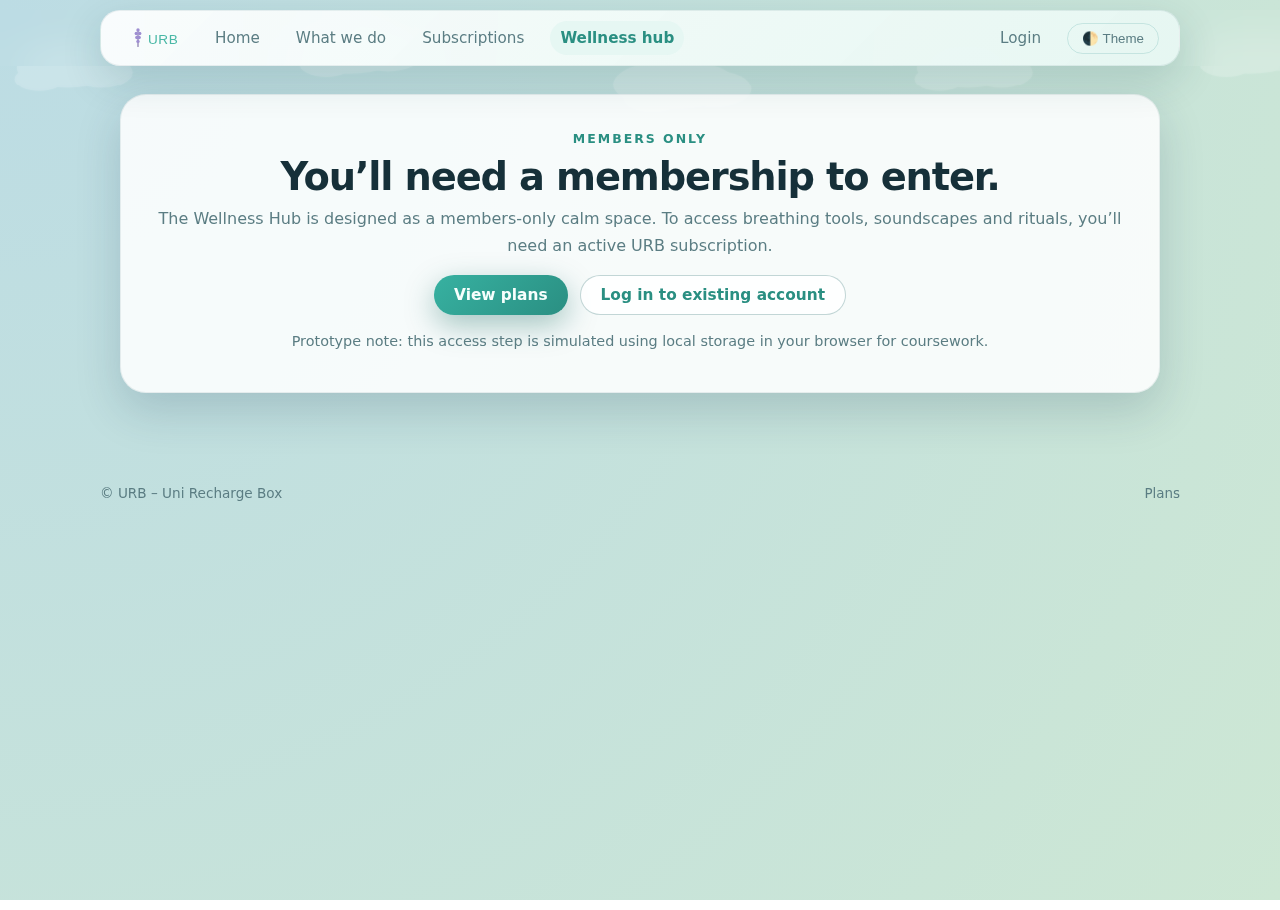
<file: hub.html>
<!DOCTYPE html>
<html lang="en">
<head>
  <meta charset="UTF-8" />
  <meta name="viewport" content="width=device-width, initial-scale=1" />
  <title>Wellness Hub | URB – Members Area</title>
  <meta name="description" content="Members-only Wellness Hub with soundscapes, guided breathing, mood check-ins and simple student-friendly rituals." />
  <link rel="stylesheet" href="style.css" />
  <script src="app.js" defer></script>
</head>
<body>
  <div class="clouds"></div>
  <div class="clouds c2"></div>

  <header>
    <nav>
      <div class="nav-left">
        <img src="assets/urb_logo.svg" class="logo" alt="URB logo" />
        <a href="index.html">Home</a>
        <a href="what.html">What we do</a>
        <a href="subs.html">Subscriptions</a>
        <a href="hub.html" class="active">Wellness hub</a>
      </div>
      <div class="nav-right">
        <a href="login.html" onclick="logout(); return false;">Logout</a>
        <button class="btn-ghost" type="button" onclick="toggleTheme()">🌓 Theme</button>
      </div>
    </nav>
  </header>

  <main class="container">
    <section class="card">
      <div class="hub-grid">
        <div>
          <p class="kicker">Members area</p>
          <h1 class="h1">Welcome to your Wellness Hub.</h1>
          <p class="p">
            This space is only available to active URB members. Use it for short, realistic check-ins – the kind you
            can actually fit between lectures, shifts and revision.
          </p>

          <div class="resource-card">
            <span class="resource-tag">🎧 Soundscapes</span>
            <h3>Choose your background</h3>
            <p class="p">Pick a soundscape that matches your current mood or study style. Your last choice is remembered on this device.</p>
            <select id="sndSelect" style="margin:6px 0 8px;">
              <option value="">Select a soundscape…</option>
              <option value="https://cdn.pixabay.com/download/audio/2022/03/10/audio_aea5f4a674.mp3?filename=soft-piano-ambient-141992.mp3">
                Soft piano focus
              </option>
              <option value="https://cdn.pixabay.com/download/audio/2021/09/01/audio_125b1cf03a.mp3?filename=meditation-ambient-138050.mp3">
                Gentle meditation
              </option>
              <option value="https://cdn.pixabay.com/download/audio/2022/07/25/audio_eca8ba07f3.mp3?filename=forest-birds-ambient-nature-114353.mp3">
                Forest & birds
              </option>
              <option value="https://cdn.pixabay.com/download/audio/2022/03/15/audio_8864fead5b.mp3?filename=coffee-shop-ambience-ambient-music-139386.mp3">
                Calm coffee shop
              </option>
            </select>
            <audio id="snd" controls loop style="width:100%;"></audio>
          </div>

          <div class="resource-card">
            <span class="resource-tag">🫁 Breathing</span>
            <h3>60-second reset</h3>
            <p class="p">
              Follow the expanding circle – breathe in as it grows, hold for a moment, then breathe out as it shrinks.
              Repeat for 5–8 breaths.
            </p>
            <div class="breath"></div>
            <p class="p" style="text-align:center;">Inhale… hold… exhale…</p>
          </div>
        </div>

        <div>
          <div class="resource-card">
            <span class="resource-tag">🙂 Mood check-in</span>
            <h3>How are you arriving today?</h3>
            <p class="p">Click the option that feels closest. This doesn’t have to be exact – it’s just a quick check-in.</p>
            <div style="display:flex;flex-wrap:wrap;gap:8px;margin:8px 0 10px;">
              <button class="btn btn-outline" data-mood="calm">Calm</button>
              <button class="btn btn-outline" data-mood="stressed">Stressed</button>
              <button class="btn btn-outline" data-mood="tired">Tired</button>
              <button class="btn btn-outline" data-mood="overwhelmed">Overwhelmed</button>
            </div>
            <p id="moodMessage" class="p"></p>
          </div>

          <div class="resource-card">
            <span class="resource-tag">📝 Micro-journal</span>
            <h3>Two-minute journalling space</h3>
            <p class="p">
              Use this box for quick notes – a win from today, something on your mind, or one thing you’re grateful for.
              It automatically saves in this browser only.
            </p>
            <textarea id="journal" placeholder="Type a few lines here – it doesn’t need to be perfect."></textarea>
            <p class="helper">Saved locally in this browser so you can come back to it later.</p>
          </div>

          <div class="resource-card">
            <span class="resource-tag">🌅 Study-friendly routines</span>
            <h3>Suggested weekly check-ins</h3>
            <p class="p">
              <strong>Monday:</strong> 3-minute breath before your first lecture.<br />
              <strong>Wednesday:</strong> Tea + soundscape while planning your week.<br />
              <strong>Friday:</strong> Short journal entry about one thing that went well.<br />
              <strong>Sunday:</strong> Candle, journal prompt and gentle reset for the week ahead.
            </p>
          </div>

          <div class="resource-card">
            <span class="resource-tag">⚠ Prototype note</span>
            <h3>Demo only</h3>
            <p class="p">
              This Hub is a prototype for coursework. In a live version, additional playlists, guided videos and personalised
              check-ins would be available here based on your preferences.
            </p>
          </div>
        </div>
      </div>
    </section>
  </main>

  <footer>
    <div class="footer-inner">
      <span>© URB – Uni Recharge Box</span>
      <div class="footer-links">
        <a href="index.html">Home</a>
        <a href="subs.html">Plans</a>
      </div>
    </div>
  </footer>
</body>
</html>
</file>
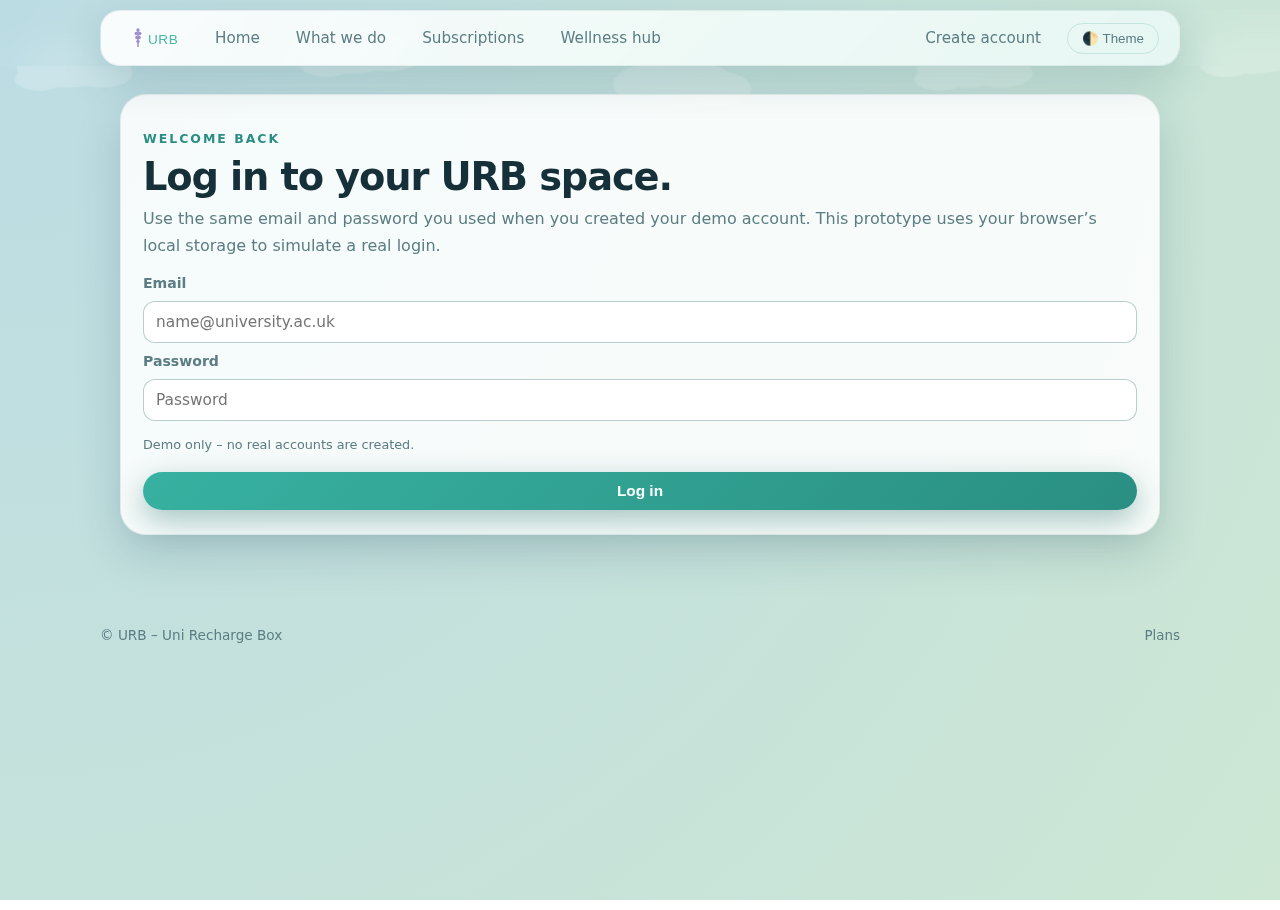
<file: login.html>
<!DOCTYPE html>
<html lang="en">
<head>
  <meta charset="UTF-8" />
  <meta name="viewport" content="width=device-width, initial-scale=1" />
  <title>Login | URB – Uni Recharge Box</title>
  <meta name="description" content="Log in to URB to access your student Wellness Hub and manage your subscription." />
  <link rel="stylesheet" href="style.css" />
  <script src="app.js" defer></script>
</head>
<body>
  <div class="clouds"></div>
  <div class="clouds c2"></div>

  <header>
    <nav>
      <div class="nav-left">
        <img src="assets/urb_logo.svg" class="logo" alt="URB logo" />
        <a href="index.html">Home</a>
        <a href="what.html">What we do</a>
        <a href="subs.html">Subscriptions</a>
        <a href="hub.html">Wellness hub</a>
      </div>
      <div class="nav-right">
        <a href="signup.html">Create account</a>
        <button class="btn-ghost" type="button" onclick="toggleTheme()">🌓 Theme</button>
      </div>
    </nav>
  </header>

  <main class="container">
    <section class="card">
      <p class="kicker">Welcome back</p>
      <h1 class="h1">Log in to your URB space.</h1>
      <p class="p">
        Use the same email and password you used when you created your demo account. This prototype uses your browser’s local storage
        to simulate a real login.
      </p>

      <form onsubmit="doLogin(); return false;">
        <label for="le">Email</label>
        <input id="le" type="email" placeholder="name@university.ac.uk" required />

        <label for="lp">Password</label>
        <input id="lp" type="password" placeholder="Password" required />

        <div style="display:flex;justify-content:space-between;align-items:center;margin-top:6px;margin-bottom:10px;">
          <span class="helper">Demo only – no real accounts are created.</span>
        </div>

        <button class="btn" type="submit">Log in</button>
      </form>
    </section>
  </main>

  <footer>
    <div class="footer-inner">
      <span>© URB – Uni Recharge Box</span>
      <div class="footer-links">
        <a href="subs.html">Plans</a>
      </div>
    </div>
  </footer>
</body>
</html>
</file>
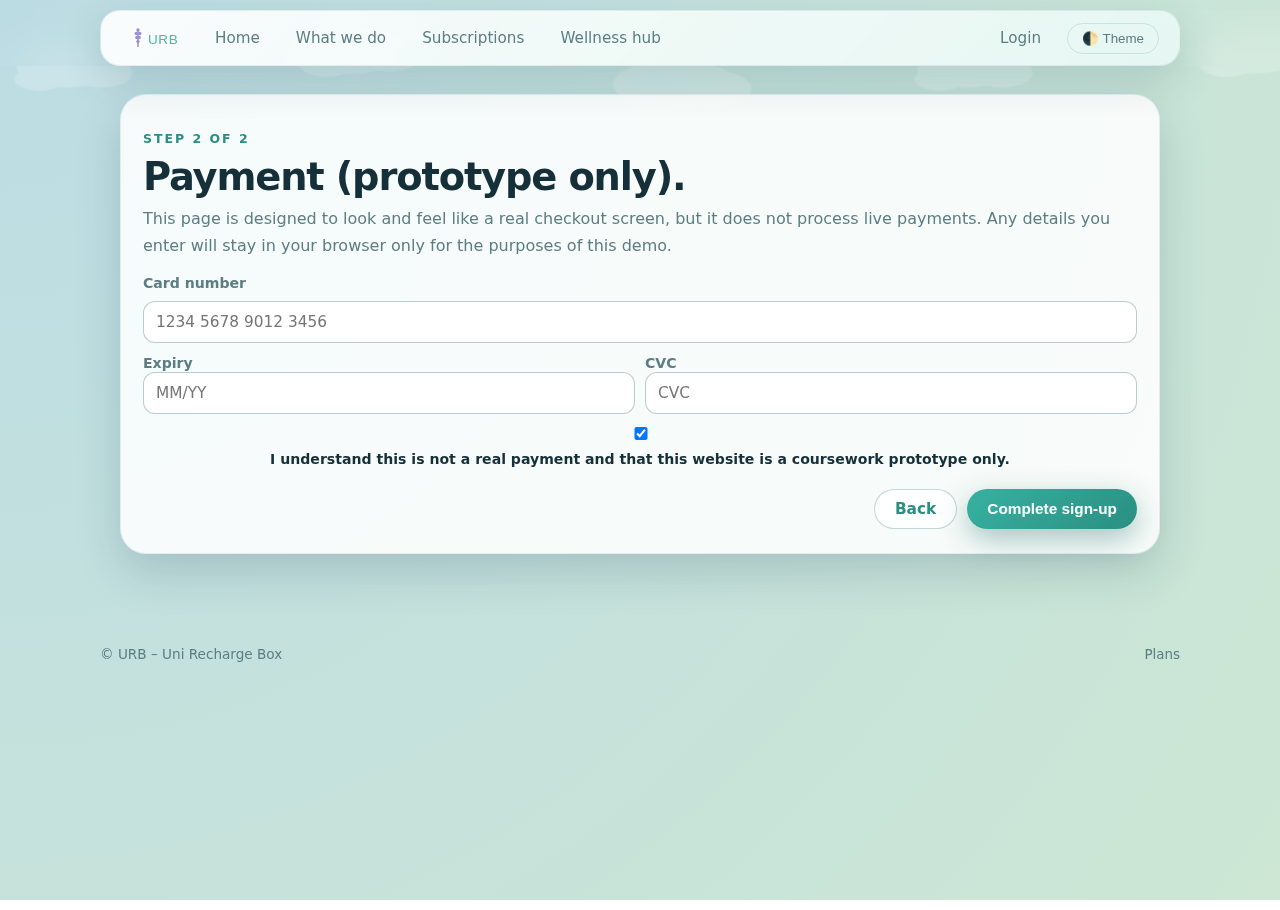
<file: pay.html>
<!DOCTYPE html>
<html lang="en">
<head>
  <meta charset="UTF-8" />
  <meta name="viewport" content="width=device-width, initial-scale=1" />
  <title>Payment (Prototype) | URB – Uni Recharge Box</title>
  <meta name="description" content="Prototype payment step for the URB Uni Recharge Box – no real card processing." />
  <link rel="stylesheet" href="style.css" />
  <script src="app.js" defer></script>
</head>
<body>
  <div class="clouds"></div>
  <div class="clouds c2"></div>

  <header>
    <nav>
      <div class="nav-left">
        <img src="assets/urb_logo.svg" class="logo" alt="URB logo" />
        <a href="index.html">Home</a>
        <a href="what.html">What we do</a>
        <a href="subs.html">Subscriptions</a>
        <a href="hub.html">Wellness hub</a>
      </div>
      <div class="nav-right">
        <a href="login.html">Login</a>
        <button class="btn-ghost" type="button" onclick="toggleTheme()">🌓 Theme</button>
      </div>
    </nav>
  </header>

  <main class="container">
    <section class="card">
      <p class="kicker">Step 2 of 2</p>
      <h1 class="h1">Payment (prototype only).</h1>
      <p class="p">
        This page is designed to look and feel like a real checkout screen, but it does not process live payments.
        Any details you enter will stay in your browser only for the purposes of this demo.
      </p>

      <form onsubmit="doPay(); return false;">
        <label for="card">Card number</label>
        <input id="card" placeholder="1234 5678 9012 3456" />

        <div class="field-row">
          <div style="flex:1 1 120px;">
            <label for="exp">Expiry</label>
            <input id="exp" placeholder="MM/YY" />
          </div>
          <div style="flex:1 1 120px;">
            <label for="cvc">CVC</label>
            <input id="cvc" placeholder="CVC" />
          </div>
        </div>

        <div class="checkbox-row">
          <input id="tos" type="checkbox" checked />
          <label for="tos">
            I understand this is not a real payment and that this website is a coursework prototype only.
          </label>
        </div>

        <div style="display:flex;gap:10px;justify-content:flex-end;flex-wrap:wrap;margin-top:12px;">
          <a href="signup.html" class="btn btn-outline">Back</a>
          <button class="btn" type="submit">Complete sign‑up</button>
        </div>
      </form>
    </section>
  </main>

  <footer>
    <div class="footer-inner">
      <span>© URB – Uni Recharge Box</span>
      <div class="footer-links">
        <a href="subs.html">Plans</a>
      </div>
    </div>
  </footer>
</body>
</html>
</file>
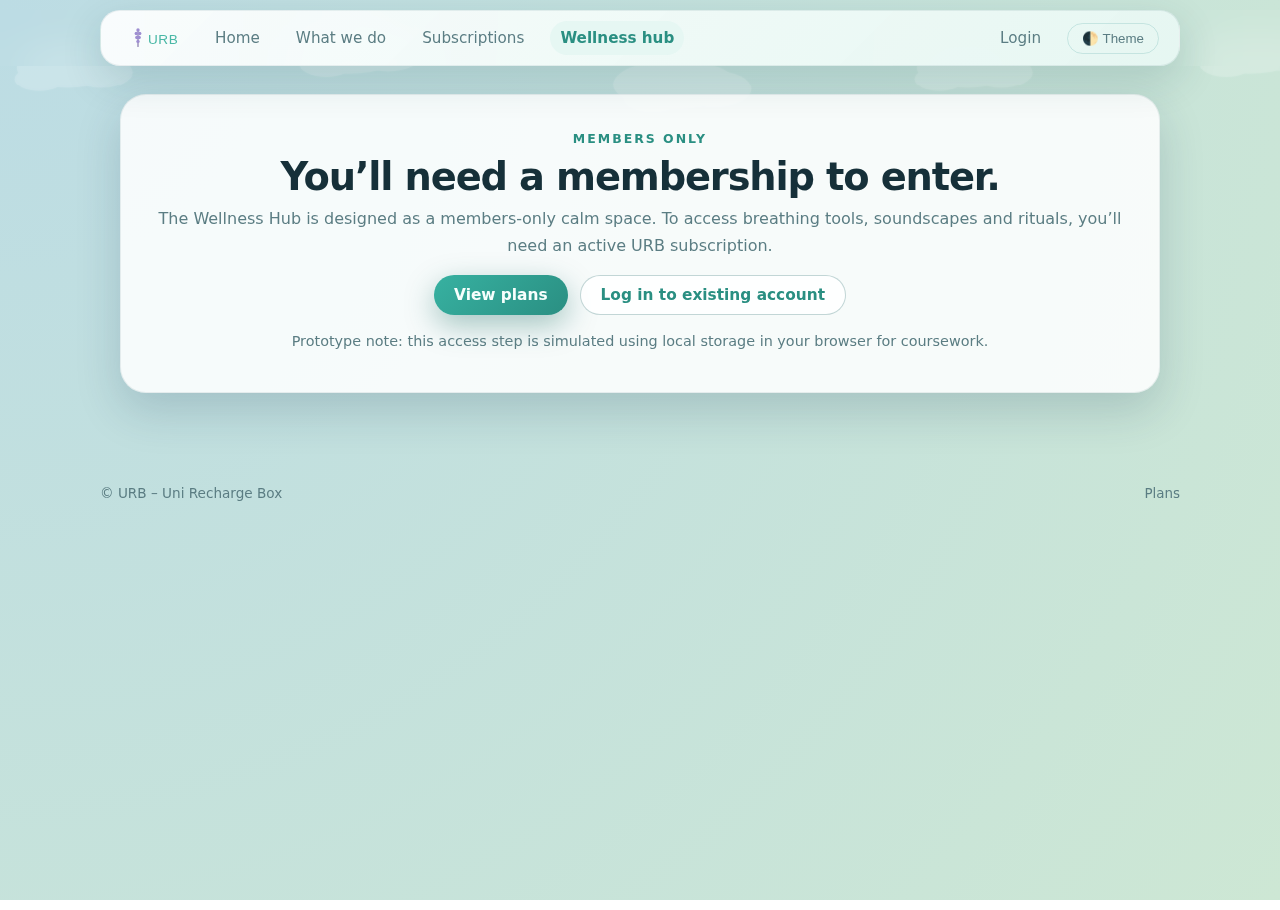
<file: paywall.html>
<!DOCTYPE html>
<html lang="en">
<head>
  <meta charset="UTF-8" />
  <meta name="viewport" content="width=device-width, initial-scale=1" />
  <title>Access required | URB – Wellness Hub</title>
  <meta name="description" content="You need an active URB membership to access the Wellness Hub. View plans or log in to continue." />
  <link rel="stylesheet" href="style.css" />
  <script src="app.js" defer></script>
</head>
<body>
  <div class="clouds"></div>
  <div class="clouds c2"></div>

  <header>
    <nav>
      <div class="nav-left">
        <img src="assets/urb_logo.svg" class="logo" alt="URB logo" />
        <a href="index.html">Home</a>
        <a href="what.html">What we do</a>
        <a href="subs.html">Subscriptions</a>
        <a href="hub.html" class="active">Wellness hub</a>
      </div>
      <div class="nav-right">
        <a href="login.html">Login</a>
        <button class="btn-ghost" type="button" onclick="toggleTheme()">🌓 Theme</button>
      </div>
    </nav>
  </header>

  <main class="container">
    <section class="card" style="text-align:center;">
      <p class="kicker">Members only</p>
      <h1 class="h1">You’ll need a membership to enter.</h1>
      <p class="p">
        The Wellness Hub is designed as a members‑only calm space. To access breathing tools, soundscapes and rituals,
        you’ll need an active URB subscription.
      </p>
      <div style="display:flex;justify-content:center;gap:12px;flex-wrap:wrap;margin-top:10px;">
        <a class="btn" href="subs.html">View plans</a>
        <a class="btn btn-outline" href="login.html">Log in to existing account</a>
      </div>
      <p class="p" style="margin-top:14px;font-size:0.9rem;">
        Prototype note: this access step is simulated using local storage in your browser for coursework.
      </p>
    </section>
  </main>

  <footer>
    <div class="footer-inner">
      <span>© URB – Uni Recharge Box</span>
      <div class="footer-links">
        <a href="subs.html">Plans</a>
      </div>
    </div>
  </footer>
</body>
</html>
</file>
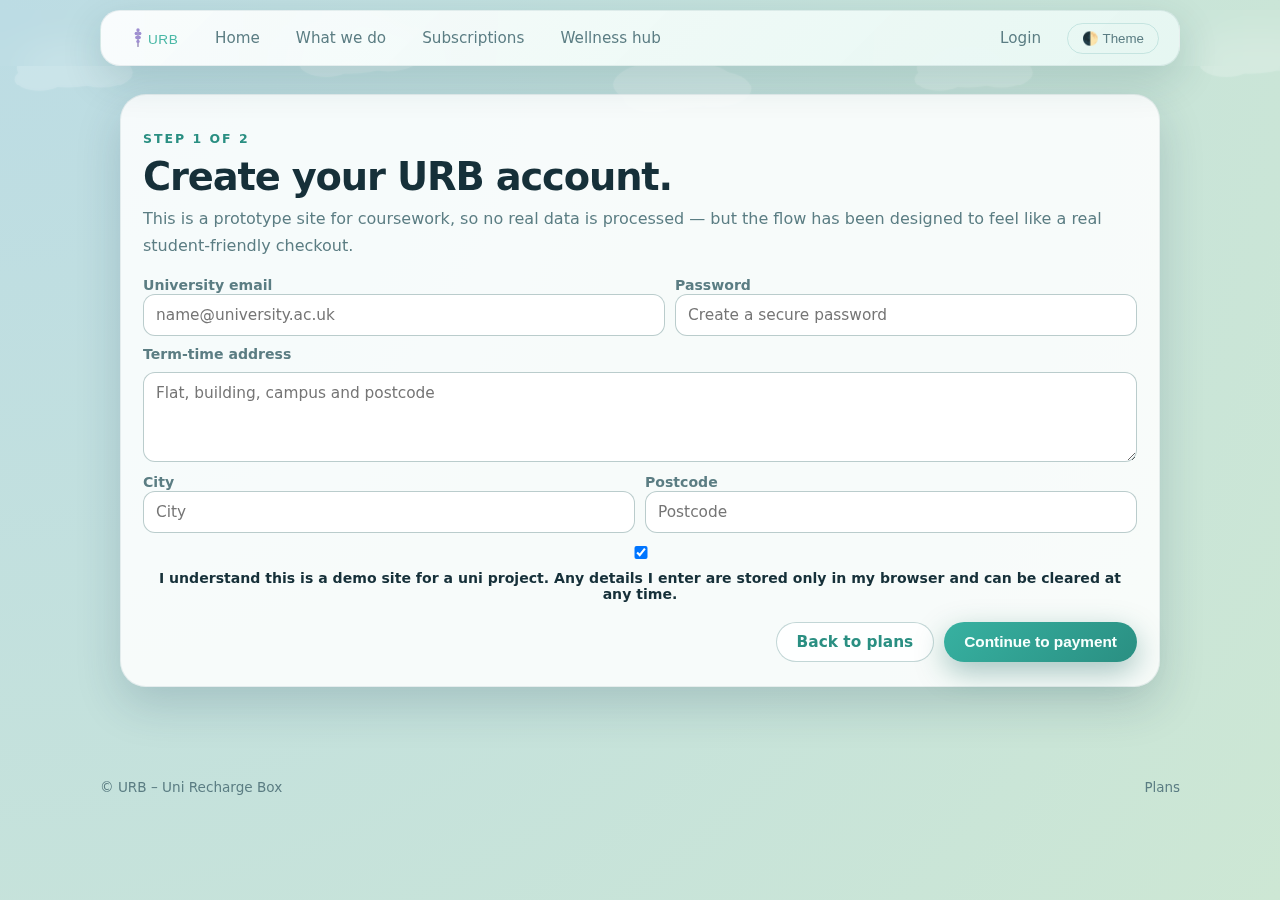
<file: signup.html>
<!DOCTYPE html>
<html lang="en">
<head>
  <meta charset="UTF-8" />
  <meta name="viewport" content="width=device-width, initial-scale=1" />
  <title>Create account | URB – Uni Recharge Box</title>
  <meta name="description" content="Create your URB account to access the Wellness Hub and receive your first student self-care box." />
  <link rel="stylesheet" href="style.css" />
  <script src="app.js" defer></script>
</head>
<body>
  <div class="clouds"></div>
  <div class="clouds c2"></div>

  <header>
    <nav>
      <div class="nav-left">
        <img src="assets/urb_logo.svg" class="logo" alt="URB logo" />
        <a href="index.html">Home</a>
        <a href="what.html">What we do</a>
        <a href="subs.html">Subscriptions</a>
        <a href="hub.html">Wellness hub</a>
      </div>
      <div class="nav-right">
        <a href="login.html">Login</a>
        <button class="btn-ghost" type="button" onclick="toggleTheme()">🌓 Theme</button>
      </div>
    </nav>
  </header>

  <main class="container">
    <section class="card">
      <p class="kicker">Step 1 of 2</p>
      <h1 class="h1">Create your URB account.</h1>
      <p class="p">
        This is a prototype site for coursework, so no real data is processed — but the flow has been designed to feel like a real
        student‑friendly checkout.
      </p>

      <form onsubmit="doSignup(); return false;">
        <div class="field-row">
          <div style="flex:1 1 220px;">
            <label for="se">University email</label>
            <input id="se" type="email" placeholder="name@university.ac.uk" required />
          </div>
          <div style="flex:1 1 160px;">
            <label for="sp">Password</label>
            <input id="sp" type="password" placeholder="Create a secure password" required />
          </div>
        </div>

        <label for="address">Term‑time address</label>
        <textarea id="address" placeholder="Flat, building, campus and postcode"></textarea>

        <div class="field-row">
          <div style="flex:1 1 120px;">
            <label for="city">City</label>
            <input id="city" placeholder="City" />
          </div>
          <div style="flex:1 1 120px;">
            <label for="postcode">Postcode</label>
            <input id="postcode" placeholder="Postcode" />
          </div>
        </div>

        <div class="checkbox-row">
          <input id="privacy" type="checkbox" checked />
          <label for="privacy">
            I understand this is a demo site for a uni project. Any details I enter are stored only in my browser and can be cleared at any time.
          </label>
        </div>

        <div style="display:flex;gap:10px;justify-content:flex-end;flex-wrap:wrap;margin-top:10px;">
          <a class="btn btn-outline" href="subs.html">Back to plans</a>
          <button class="btn" type="submit">Continue to payment</button>
        </div>
      </form>
    </section>
  </main>

  <footer>
    <div class="footer-inner">
      <span>© URB – Uni Recharge Box</span>
      <div class="footer-links">
        <a href="subs.html">Plans</a>
      </div>
    </div>
  </footer>
</body>
</html>
</file>
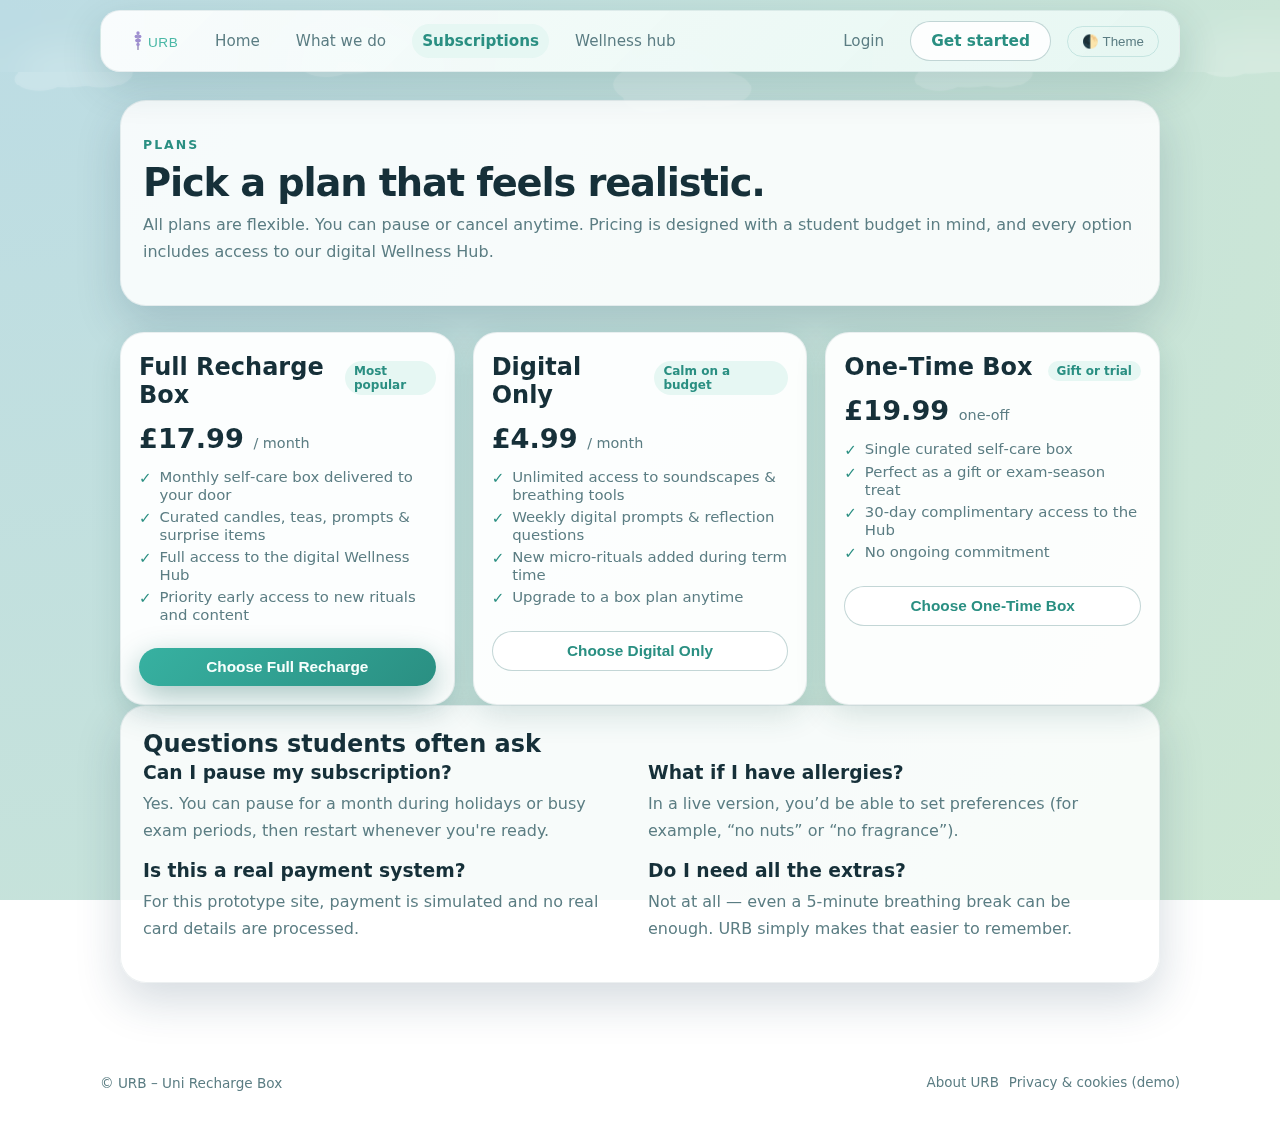
<file: subs.html>
<!DOCTYPE html>
<html lang="en">
<head>
  <meta charset="UTF-8" />
  <meta name="viewport" content="width=device-width, initial-scale=1" />
  <title>Subscriptions | URB – Uni Recharge Box</title>
  <meta name="description" content="Choose the URB plan that fits your budget and routine – from full mindfulness boxes to digital-only access." />
  <link rel="stylesheet" href="style.css" />
  <script src="app.js" defer></script>
</head>
<body>
  <div class="clouds"></div>
  <div class="clouds c2"></div>

  <header>
    <nav>
      <div class="nav-left">
        <img src="assets/urb_logo.svg" class="logo" alt="URB logo" />
        <a href="index.html">Home</a>
        <a href="what.html">What we do</a>
        <a href="subs.html" class="active">Subscriptions</a>
        <a href="hub.html">Wellness hub</a>
      </div>
      <div class="nav-right">
        <a href="login.html">Login</a>
        <a href="signup.html" class="btn btn-outline">Get started</a>
        <button class="btn-ghost" type="button" onclick="toggleTheme()">🌓 Theme</button>
      </div>
    </nav>
  </header>

  <main class="container">
    <section class="card">
      <p class="kicker">Plans</p>
      <h1 class="h1">Pick a plan that feels realistic.</h1>
      <p class="p">
        All plans are flexible. You can pause or cancel anytime. Pricing is designed with a student budget in mind,
        and every option includes access to our digital Wellness Hub.
      </p>
    </section>

    <section class="pricing-grid">
      <article class="plan">
        <div class="plan-header">
          <h2>Full Recharge Box</h2>
          <span class="plan-tag">Most popular</span>
        </div>
        <div class="plan-price">£17.99 <span>/ month</span></div>
        <ul>
          <li>Monthly self‑care box delivered to your door</li>
          <li>Curated candles, teas, prompts & surprise items</li>
          <li>Full access to the digital Wellness Hub</li>
          <li>Priority early access to new rituals and content</li>
        </ul>
        <button class="btn" onclick="location.href='signup.html'">Choose Full Recharge</button>
      </article>

      <article class="plan">
        <div class="plan-header">
          <h2>Digital Only</h2>
          <span class="plan-tag">Calm on a budget</span>
        </div>
        <div class="plan-price">£4.99 <span>/ month</span></div>
        <ul>
          <li>Unlimited access to soundscapes & breathing tools</li>
          <li>Weekly digital prompts & reflection questions</li>
          <li>New micro‑rituals added during term time</li>
          <li>Upgrade to a box plan anytime</li>
        </ul>
        <button class="btn btn-outline" onclick="location.href='signup.html'">Choose Digital Only</button>
      </article>

      <article class="plan">
        <div class="plan-header">
          <h2>One‑Time Box</h2>
          <span class="plan-tag">Gift or trial</span>
        </div>
        <div class="plan-price">£19.99 <span>one‑off</span></div>
        <ul>
          <li>Single curated self‑care box</li>
          <li>Perfect as a gift or exam‑season treat</li>
          <li>30‑day complimentary access to the Hub</li>
          <li>No ongoing commitment</li>
        </ul>
        <button class="btn btn-outline" onclick="location.href='signup.html'">Choose One‑Time Box</button>
      </article>
    </section>

    <section class="card">
      <h2>Questions students often ask</h2>
      <div class="grid-2">
        <div>
          <h3>Can I pause my subscription?</h3>
          <p class="p">Yes. You can pause for a month during holidays or busy exam periods, then restart whenever you're ready.</p>
          <h3>Is this a real payment system?</h3>
          <p class="p">For this prototype site, payment is simulated and no real card details are processed.</p>
        </div>
        <div>
          <h3>What if I have allergies?</h3>
          <p class="p">In a live version, you’d be able to set preferences (for example, “no nuts” or “no fragrance”).</p>
          <h3>Do I need all the extras?</h3>
          <p class="p">Not at all — even a 5‑minute breathing break can be enough. URB simply makes that easier to remember.</p>
        </div>
      </div>
    </section>
  </main>

  <footer>
    <div class="footer-inner">
      <span>© URB – Uni Recharge Box</span>
      <div class="footer-links">
        <a href="what.html">About URB</a>
        <a href="#">Privacy & cookies (demo)</a>
      </div>
    </div>
  </footer>
</body>
</html>
</file>
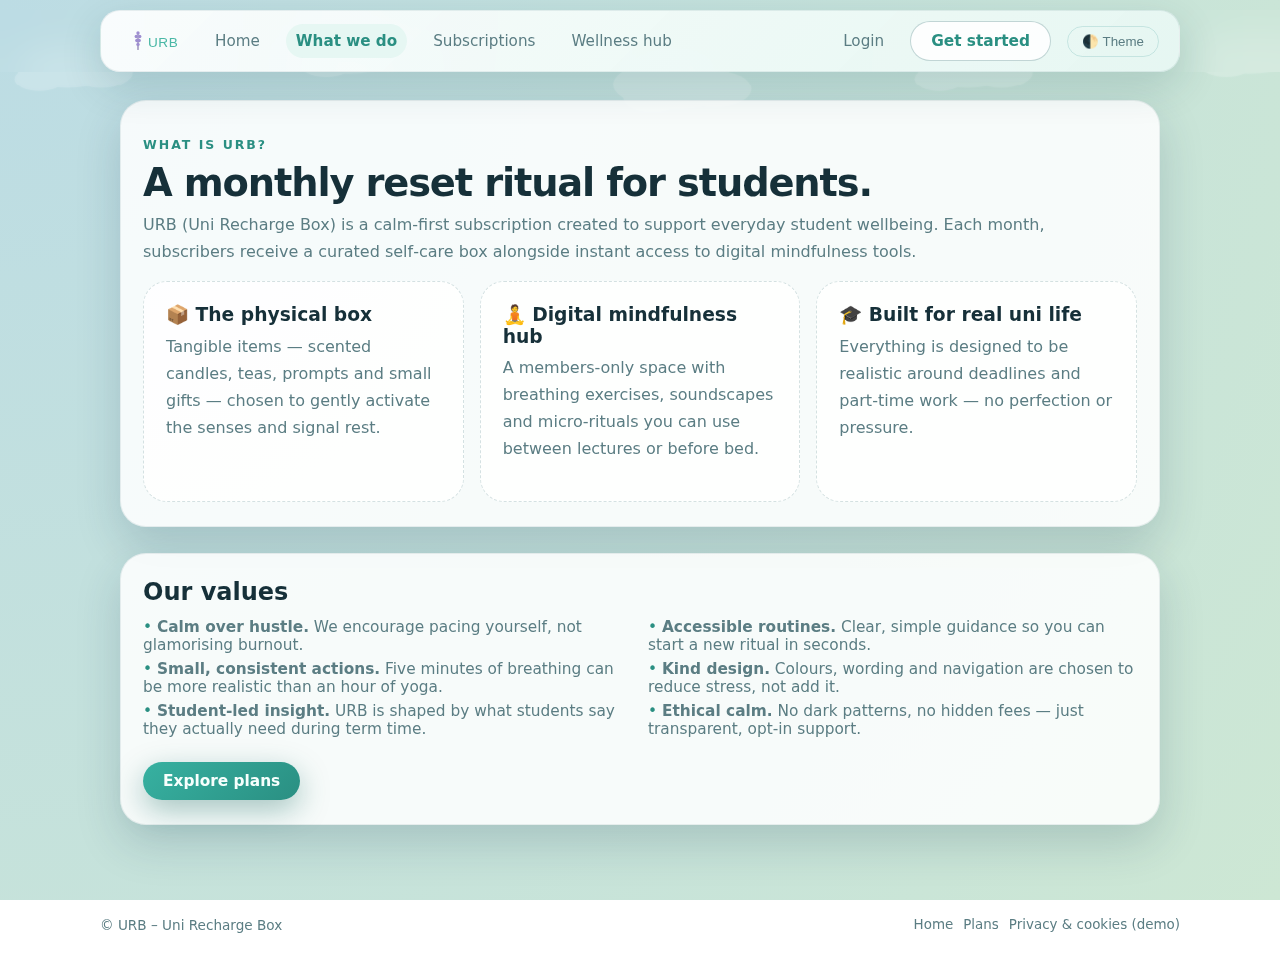
<file: what.html>
<!DOCTYPE html>
<html lang="en">
<head>
  <meta charset="UTF-8" />
  <meta name="viewport" content="width=device-width, initial-scale=1" />
  <title>What we do | URB – Uni Recharge Box</title>
  <meta name="description" content="Learn how URB supports student mental wellbeing with monthly self-care boxes and a digital mindfulness hub." />
  <link rel="stylesheet" href="style.css" />
  <script src="app.js" defer></script>
</head>
<body>
  <div class="clouds"></div>
  <div class="clouds c2"></div>

  <header>
    <nav>
      <div class="nav-left">
        <img src="assets/urb_logo.svg" class="logo" alt="URB logo" />
        <a href="index.html">Home</a>
        <a href="what.html" class="active">What we do</a>
        <a href="subs.html">Subscriptions</a>
        <a href="hub.html">Wellness hub</a>
      </div>
      <div class="nav-right">
        <a href="login.html">Login</a>
        <a href="signup.html" class="btn btn-outline">Get started</a>
        <button class="btn-ghost" type="button" onclick="toggleTheme()">🌓 Theme</button>
      </div>
    </nav>
  </header>

  <main class="container">
    <section class="card">
      <p class="kicker">What is URB?</p>
      <h1 class="h1">A monthly reset ritual for students.</h1>
      <p class="p">
        URB (Uni Recharge Box) is a calm‑first subscription created to support everyday student wellbeing.
        Each month, subscribers receive a curated self‑care box alongside instant access to digital mindfulness tools.
      </p>
      <div class="grid-3">
        <div class="card-soft">
          <h3>📦 The physical box</h3>
          <p class="p">
            Tangible items — scented candles, teas, prompts and small gifts — chosen to gently activate the senses and signal rest.
          </p>
        </div>
        <div class="card-soft">
          <h3>🧘 Digital mindfulness hub</h3>
          <p class="p">
            A members‑only space with breathing exercises, soundscapes and micro‑rituals you can use between lectures or before bed.
          </p>
        </div>
        <div class="card-soft">
          <h3>🎓 Built for real uni life</h3>
          <p class="p">
            Everything is designed to be realistic around deadlines and part‑time work — no perfection or pressure.
          </p>
        </div>
      </div>
    </section>

    <section class="card">
      <h2>Our values</h2>
      <div class="grid-2">
        <div>
          <ul class="list-clean">
            <li><strong>Calm over hustle.</strong> We encourage pacing yourself, not glamorising burnout.</li>
            <li><strong>Small, consistent actions.</strong> Five minutes of breathing can be more realistic than an hour of yoga.</li>
            <li><strong>Student‑led insight.</strong> URB is shaped by what students say they actually need during term time.</li>
          </ul>
        </div>
        <div>
          <ul class="list-clean">
            <li><strong>Accessible routines.</strong> Clear, simple guidance so you can start a new ritual in seconds.</li>
            <li><strong>Kind design.</strong> Colours, wording and navigation are chosen to reduce stress, not add it.</li>
            <li><strong>Ethical calm.</strong> No dark patterns, no hidden fees — just transparent, opt‑in support.</li>
          </ul>
        </div>
      </div>
      <div style="margin-top:18px;">
        <a href="subs.html" class="btn">Explore plans</a>
      </div>
    </section>
  </main>

  <footer>
    <div class="footer-inner">
      <span>© URB – Uni Recharge Box</span>
      <div class="footer-links">
        <a href="index.html">Home</a>
        <a href="subs.html">Plans</a>
        <a href="#">Privacy & cookies (demo)</a>
      </div>
    </div>
  </footer>
</body>
</html>
</file>
<file: style.css>
:root {
  --bg1: #bcdce4;
  --bg2: #cde7d4;
  --ink: #163039;
  --muted: #5b7d83;
  --card: rgba(255, 255, 255, 0.86);
  --brand: #37b1a1;
  --brand2: #2a8f82;
  --accent-soft: #e6f7f3;
  --round: 18px;
  --shadow-soft: 0 18px 45px rgba(22, 57, 85, 0.18);
  --radius-pill: 999px;
  --border-subtle: 1px solid rgba(18, 70, 76, 0.08);
}

[data-theme="dark"] {
  --bg1: #04151b;
  --bg2: #0d272c;
  --ink: #e7fbf7;
  --muted: #8fb9b5;
  --card: rgba(9, 30, 33, 0.96);
  --brand: #5dd6c8;
  --brand2: #3fb9ac;
  --accent-soft: rgba(61, 199, 176, 0.12);
  --shadow-soft: 0 22px 60px rgba(0, 0, 0, 0.45);
  --border-subtle: 1px solid rgba(129, 196, 191, 0.3);
}

*,
*::before,
*::after {
  box-sizing: border-box;
}

html, body {
  height: 100%;
}

body {
  margin: 0;
  font-family: system-ui, -apple-system, BlinkMacSystemFont, "SF Pro Text", "Segoe UI", sans-serif;
  color: var(--ink);
  background: radial-gradient(circle at top left, var(--bg1), var(--bg2));
  background-attachment: fixed;
}

/* Soft animated cloud backdrop */
.clouds,
.clouds.c2 {
  position: fixed;
  inset: 0;
  pointer-events: none;
  opacity: 0.5;
  background-image: url("assets/clouds.svg");
  background-repeat: repeat-x;
  background-size: 900px auto;
  animation: drift 80s linear infinite;
  mix-blend-mode: soft-light;
  z-index: 0;
}

.clouds.c2 {
  opacity: 0.32;
  animation-duration: 120s;
  animation-direction: reverse;
  filter: blur(1px);
}

@keyframes drift {
  from { transform: translateX(0); }
  to   { transform: translateX(-50%); }
}

/* Layout */
header {
  position: sticky;
  top: 0;
  z-index: 20;
  backdrop-filter: blur(18px);
}

nav {
  max-width: 1080px;
  margin: 10px auto 0;
  padding: 10px 20px;
  border-radius: 20px;
  display: flex;
  align-items: center;
  gap: 18px;
  justify-content: space-between;
  background: linear-gradient(135deg, rgba(255,255,255,0.9), rgba(232,248,244,0.92));
  box-shadow: 0 14px 40px rgba(18, 70, 76, 0.16);
  border: var(--border-subtle);
}

.nav-left,
.nav-right {
  display: flex;
  align-items: center;
  gap: 16px;
}

.logo {
  height: 34px;
}

nav a {
  text-decoration: none;
  color: var(--muted);
  font-size: 0.95rem;
  padding: 8px 10px;
  border-radius: 999px;
  transition: color 0.18s ease, background 0.18s ease, transform 0.12s ease;
}

nav a:hover {
  background: rgba(55, 177, 161, 0.08);
  color: var(--ink);
  transform: translateY(-1px);
}

nav a.active {
  background: var(--accent-soft);
  color: var(--brand2);
  font-weight: 600;
}

.container {
  max-width: 1080px;
  margin: 0 auto;
  padding: 28px 20px 40px;
  position: relative;
  z-index: 1;
}

main {
  padding-top: 12px;
}

/* Cards & surfaces */
.card {
  background: var(--card);
  border-radius: 26px;
  padding: 24px 22px;
  margin-bottom: 26px;
  box-shadow: var(--shadow-soft);
  border: var(--border-subtle);
}

.card-soft {
  background: rgba(255, 255, 255, 0.8);
  border-radius: 24px;
  padding: 22px;
  border: 1px dashed rgba(26, 90, 96, 0.18);
}

.card-inline {
  display: flex;
  align-items: center;
  justify-content: space-between;
  gap: 18px;
}

/* Typographic styles */
.h1 {
  font-size: clamp(2.1rem, 3vw, 2.6rem);
  letter-spacing: -0.03em;
  margin: 0 0 0.4rem;
}

h2 {
  font-size: 1.5rem;
  margin: 0 0 0.25rem;
}

h3 {
  margin-top: 0;
  margin-bottom: 0.4rem;
}

.p {
  color: var(--muted);
  line-height: 1.7;
  margin-top: 0;
}

.kicker {
  text-transform: uppercase;
  letter-spacing: 0.16em;
  font-size: 0.78rem;
  color: var(--brand2);
  font-weight: 600;
  margin-bottom: 0.45rem;
}

.badge {
  display: inline-flex;
  align-items: center;
  gap: 6px;
  padding: 6px 11px;
  border-radius: var(--radius-pill);
  background: rgba(255, 255, 255, 0.9);
  color: var(--muted);
  font-size: 0.8rem;
}

/* Hero area */
.hero-layout {
  display: grid;
  grid-template-columns: minmax(0, 1.2fr) minmax(0, 1fr);
  gap: 24px;
  align-items: center;
}

.hero-media {
  position: relative;
}

.hero {
  width: 100%;
  border-radius: 28px;
  display: block;
  box-shadow: var(--shadow-soft);
}

.hero-pill {
  position: absolute;
  left: 10%;
  bottom: 10%;
  padding: 10px 14px;
  border-radius: 999px;
  background: rgba(8, 40, 44, 0.92);
  color: #e9fffa;
  font-size: 0.82rem;
  display: inline-flex;
  align-items: center;
  gap: 8px;
}

/* Buttons */
.btn {
  display: inline-flex;
  align-items: center;
  justify-content: center;
  gap: 8px;
  padding: 10px 20px;
  border-radius: var(--radius-pill);
  border: none;
  background: linear-gradient(135deg, var(--brand), var(--brand2));
  color: #f7fffd;
  font-size: 0.96rem;
  font-weight: 600;
  cursor: pointer;
  text-decoration: none;
  box-shadow: 0 10px 30px rgba(7, 91, 84, 0.35);
  transition: transform 0.12s ease, box-shadow 0.12s ease, filter 0.12s ease, background 0.16s ease;
}

.btn:hover {
  transform: translateY(-1px);
  box-shadow: 0 14px 34px rgba(7, 91, 84, 0.45);
  filter: brightness(1.03);
}

.btn-outline {
  background: rgba(255, 255, 255, 0.85);
  color: var(--brand2);
  border: 1px solid rgba(23, 96, 97, 0.26);
  box-shadow: none;
}

.btn-outline:hover {
  background: #ffffff;
  box-shadow: 0 6px 22px rgba(12, 61, 66, 0.18);
}

.btn-ghost {
  background: transparent;
  border-radius: 999px;
  padding: 7px 14px;
  box-shadow: none;
  border: 1px solid rgba(146, 200, 198, 0.4);
  color: var(--muted);
}

/* Grids & layout helpers */
.grid-3 {
  display: grid;
  grid-template-columns: repeat(auto-fit, minmax(220px, 1fr));
  gap: 16px;
  margin-top: 12px;
}

.grid-2 {
  display: grid;
  grid-template-columns: repeat(auto-fit, minmax(260px, 1fr));
  gap: 16px;
}

.stack-sm {
  display: flex;
  flex-direction: column;
  gap: 4px;
}

.list-clean {
  list-style: none;
  padding: 0;
  margin: 8px 0 0;
}

.list-clean li {
  padding-left: 0;
  margin-bottom: 6px;
  color: var(--muted);
  font-size: 0.96rem;
}

.list-clean li::before {
  content: "• ";
  color: var(--brand2);
}

/* Pricing */
.pricing-grid {
  display: grid;
  grid-template-columns: repeat(auto-fit, minmax(260px, 1fr));
  gap: 18px;
}

.plan {
  background: rgba(255, 255, 255, 0.95);
  border-radius: 24px;
  padding: 20px 18px 18px;
  border: var(--border-subtle);
  box-shadow: 0 10px 30px rgba(28, 85, 86, 0.16);
  display: flex;
  flex-direction: column;
  gap: 10px;
}

.plan-header {
  display: flex;
  align-items: baseline;
  justify-content: space-between;
  gap: 8px;
}

.plan-price {
  font-size: 1.7rem;
  font-weight: 700;
}

.plan-price span {
  font-size: 0.9rem;
  font-weight: 500;
  color: var(--muted);
}

.plan-tag {
  font-size: 0.75rem;
  padding: 3px 9px;
  border-radius: 999px;
  background: var(--accent-soft);
  color: var(--brand2);
  font-weight: 600;
}

.plan ul {
  list-style: none;
  padding: 0;
  margin: 4px 0 10px;
}

.plan li {
  display: flex;
  align-items: flex-start;
  gap: 8px;
  font-size: 0.93rem;
  color: var(--muted);
  margin-bottom: 4px;
}

.plan li::before {
  content: "✓";
  font-weight: 700;
  color: var(--brand2);
  margin-top: 1px;
}

/* Forms */
form {
  display: flex;
  flex-direction: column;
  gap: 10px;
}

label {
  font-size: 0.88rem;
  font-weight: 600;
  color: var(--muted);
}

input,
textarea,
select {
  width: 100%;
  padding: 11px 12px;
  border-radius: 12px;
  border: 1px solid rgba(28, 85, 86, 0.3);
  font-size: 0.96rem;
  font-family: inherit;
  background: rgba(255, 255, 255, 0.94);
  color: var(--ink);
  outline: none;
  transition: border 0.15s ease, box-shadow 0.15s ease, background 0.15s ease;
}

input:focus,
textarea:focus,
select:focus {
  border-color: var(--brand2);
  box-shadow: 0 0 0 1px rgba(55, 177, 161, 0.4);
  background: #ffffff;
}

textarea {
  min-height: 90px;
  resize: vertical;
}

.field-row {
  display: flex;
  flex-wrap: wrap;
  gap: 10px;
}

.helper {
  font-size: 0.8rem;
  color: var(--muted);
}

.checkbox-row {
  display: flex;
  align-items: flex-start;
  gap: 8px;
  font-size: 0.82rem;
  color: var(--muted);
}

/* Hub */
.hub-grid {
  display: grid;
  grid-template-columns: minmax(0, 1.4fr) minmax(0, 1fr);
  gap: 20px;
}

.resource-card {
  background: rgba(255, 255, 255, 0.92);
  border-radius: 22px;
  padding: 14px 14px 16px;
  border: var(--border-subtle);
  margin-bottom: 10px;
}

.resource-tag {
  display: inline-flex;
  align-items: center;
  gap: 6px;
  font-size: 0.78rem;
  padding: 3px 8px;
  border-radius: 999px;
  background: rgba(57, 171, 155, 0.12);
  color: var(--brand2);
}

/* Breathing circle */
.breath {
  width: 180px;
  height: 180px;
  border-radius: 50%;
  margin: 12px auto 8px;
  background: radial-gradient(circle at 30% 10%, #faffff, #7fd2c2);
  box-shadow: 0 0 0 14px rgba(255, 255, 255, 0.4), 0 18px 45px rgba(0, 0, 0, 0.25);
  animation: breathe 8s ease-in-out infinite;
}

@keyframes breathe {
  0%   { transform: scale(1);   opacity: 0.96; }
  50%  { transform: scale(1.24); opacity: 1;   }
  100% { transform: scale(1);   opacity: 0.96; }
}

/* Footer */
footer {
  padding: 26px 20px 34px;
  text-align: center;
  color: var(--muted);
  font-size: 0.85rem;
}

.footer-inner {
  max-width: 1080px;
  margin: 0 auto;
  display: flex;
  flex-wrap: wrap;
  gap: 12px;
  justify-content: space-between;
  align-items: center;
}

.footer-links {
  display: flex;
  flex-wrap: wrap;
  gap: 10px;
  font-size: 0.84rem;
}

.footer-links a {
  color: inherit;
  text-decoration: none;
}

.footer-links a:hover {
  text-decoration: underline;
}

/* Responsive tweaks */
@media (max-width: 780px) {
  nav {
    flex-direction: column;
    align-items: flex-start;
    gap: 10px;
  }
  .nav-left, .nav-right {
    width: 100%;
    justify-content: space-between;
  }
  .hero-layout {
    grid-template-columns: minmax(0, 1fr);
  }
  .hub-grid {
    grid-template-columns: minmax(0, 1fr);
  }
}

@media (max-width: 520px) {
  nav {
    border-radius: 0;
    margin-top: 0;
  }
  .container {
    padding-inline: 16px;
  }
}


/* Fix demo text visibility and centering */
.checkbox-row label {
  color: var(--ink);
  text-align: center;
  display: block;
}

/* Center top nav on mobile */
@media (max-width: 768px) {
  header nav ul {
    flex-direction: column;
    align-items: center;
    text-align: center;
  }
  header nav ul li {
    margin-bottom: 8px;
  }
}


/* Improve dark mode text visibility for inputs and subscription text */
input, textarea {
  color: var(--ink);
}

.plan-card, .plan-card * {
  color: var(--ink);
}


/* Force black text for readability */
input, textarea {
  color: #000 !important;
}

.plan-card, .plan-card * {
  color: #000 !important;
}


/* Force ALL subscription card headings + prices to black in dark mode */
@media (prefers-color-scheme: dark) {
  .plan-card h3,
  .plan-card h4,
  .plan-card .price,
  .plan-card .tag,
  .plan-card strong,
  .plan-card b {
    color: #000 !important;
  }
}


/* Force subscription titles & prices to black in dark mode */
@media (prefers-color-scheme: dark) {
  .plan-header h2,
  .plan-price,
  .plan-price span {
    color:#000 !important;
  }
}


/* Fix Safari centering for demo text */
.checkbox-row label {
  display: flex !important;
  justify-content: center !important;
  text-align: center !important;
  width: 100% !important;
  white-space: normal !important;
}


/* Fix Safari: stack checkbox and label vertically and center label */
.checkbox-row {
  flex-direction: column !important;
  align-items: center !important;
  text-align:center !important;
}

.checkbox-row label {
  width:100% !important;
  text-align:center !important;
  display:block !important;
}
</file>
